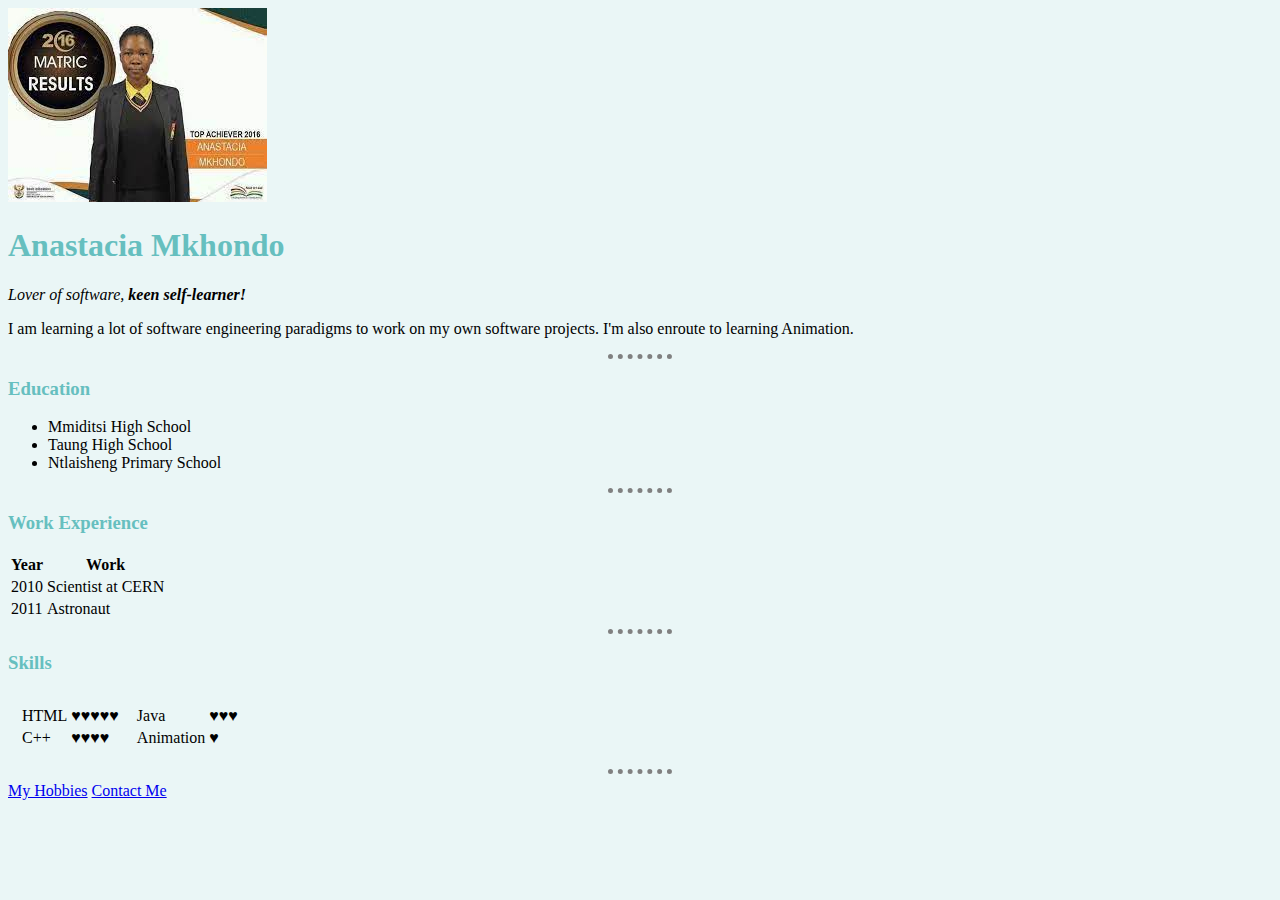
<file: moocs/udemy/1. The 2022 Web Development Bootcamp/1. HTML & CSS/index.html>
<!DOCTYPE html>

<html lang="en">
    <head>
        <meta charset="UTF-8">
        <meta http-equiv="X-UA-Compatible" content="IE=edge">
        <meta name="viewport" content="width=device-width, initial-scale=1.0">
        <title>🖖Anastacia's Personal Site</title>
        <link rel="stylesheet" href="css/styles.css">
    </head>
    <body>
        <img src="[data-uri]" alt="anastacia-mkhondo">
        <h1>Anastacia Mkhondo</h1>
        <p><em>Lover of software, <strong>keen self-learner!</strong></em></p>
        <p>I am learning a lot of software engineering paradigms to work on my own software projects. I'm also enroute to learning Animation.</p>

        <hr> 

        <h3>Education</h3>
        <ul>
            <li>Mmiditsi High School</li>
            <li>Taung High School</li>
            <li>Ntlaisheng Primary School</li>
        </ul>

        <hr>

        <h3>Work Experience</h3>
        <table>
            <thead>
                <tr>
                    <th>Year</th>
                    <th>Work</th>
                </tr>
            </thead>

            <tbody>
                <tr>
                    <td>2010</td>
                    <td>Scientist at CERN</td>
                </tr>
                <tr>
                    <td>2011</td>
                    <td>Astronaut</td>
                </tr>
            </tbody>  
        </table>

        <hr>

        <h3>Skills</h3> <!-- NESTED TABLE-->
        <table cellspacing="10">
            <tr>
                <td>
                    <table>
                        <tr>
                            <td>HTML</td>
                            <td>♥♥♥♥♥</td>
                        </tr>
                        <tr>
                            <td>C++</td>
                            <td>♥♥♥♥</td>
                        </tr>
                    </table>
                </td>
                <td>
                    <table>
                        <tr>
                            <td>Java</td>
                            <td>♥♥♥</td>
                        </tr>
                        <tr>
                            <td>Animation</td>
                            <td>♥</td>
                        </tr>
                    </table>
                </td>
            </tr>
        </table>

        <hr>
        <a href="my_hobbies.html">My Hobbies</a>
        <a href="my_contacts.html">Contact Me</a>
    </body>
</html>
</file>
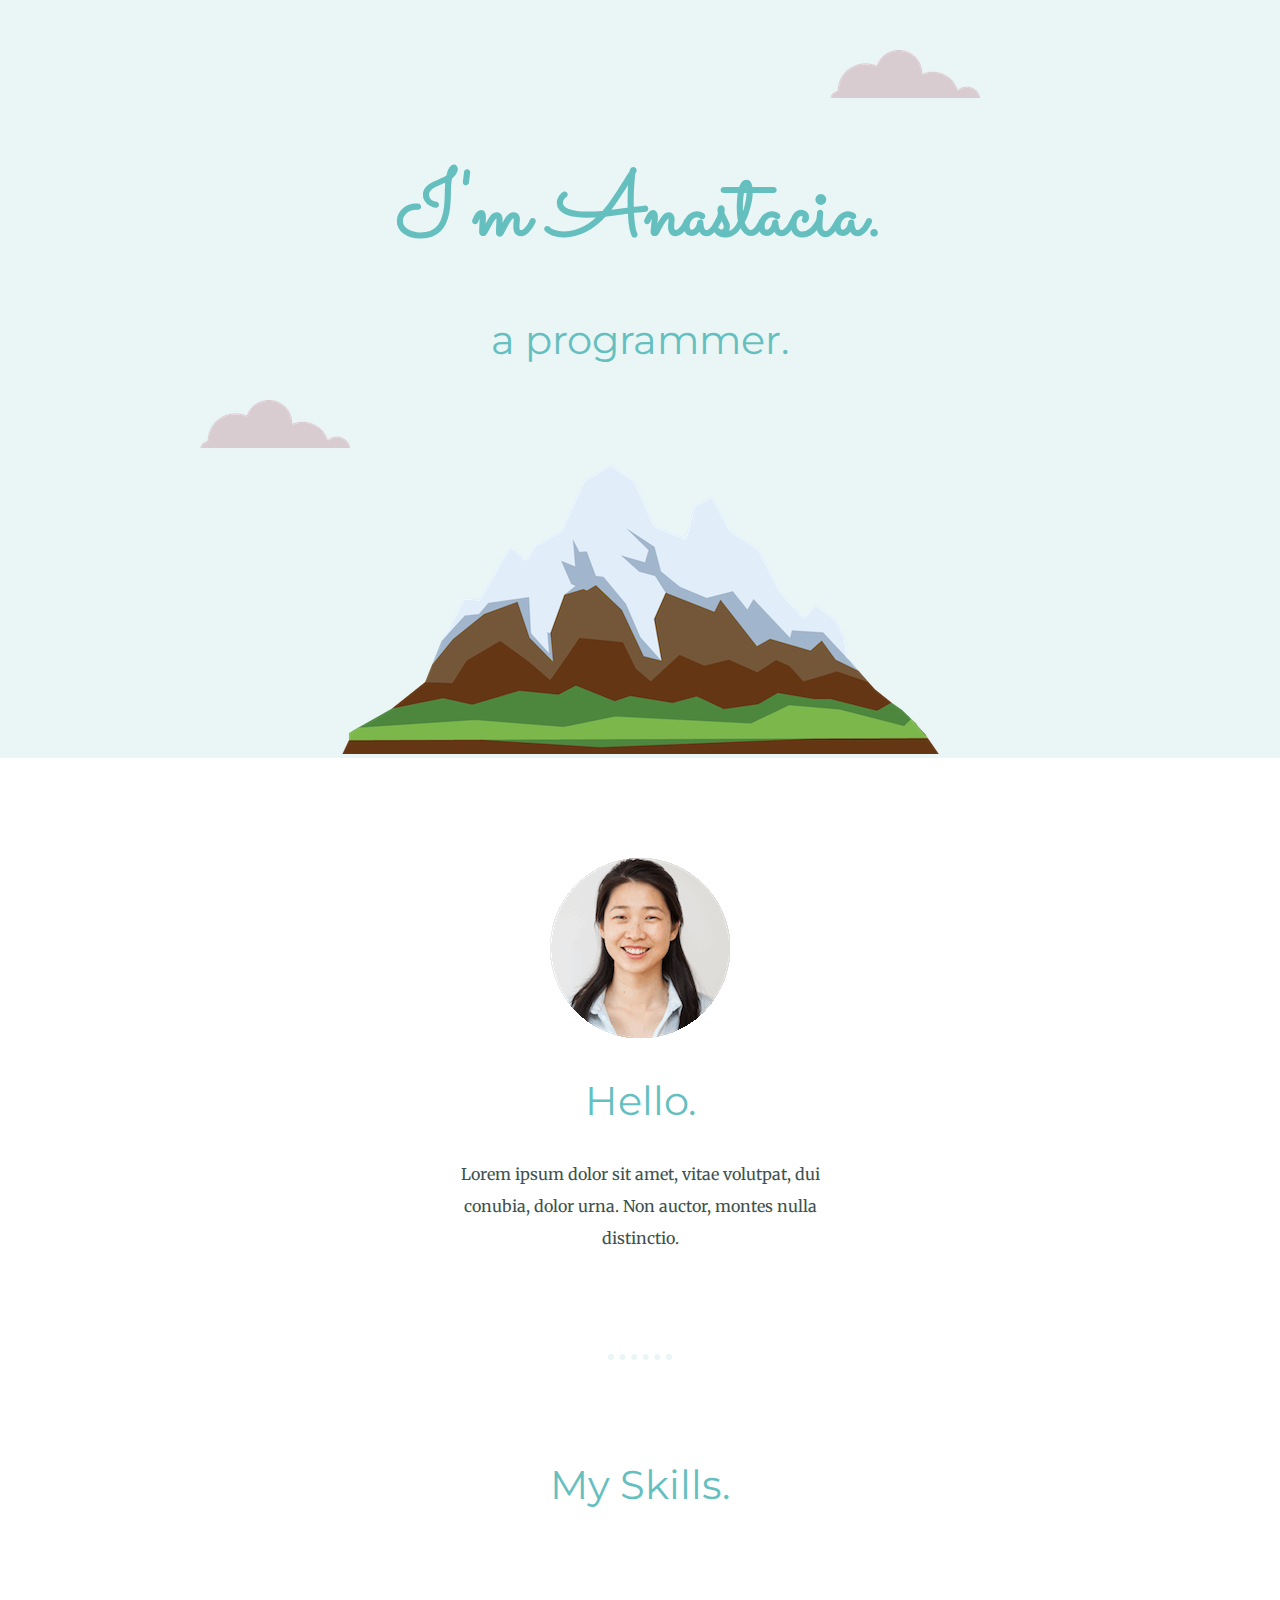
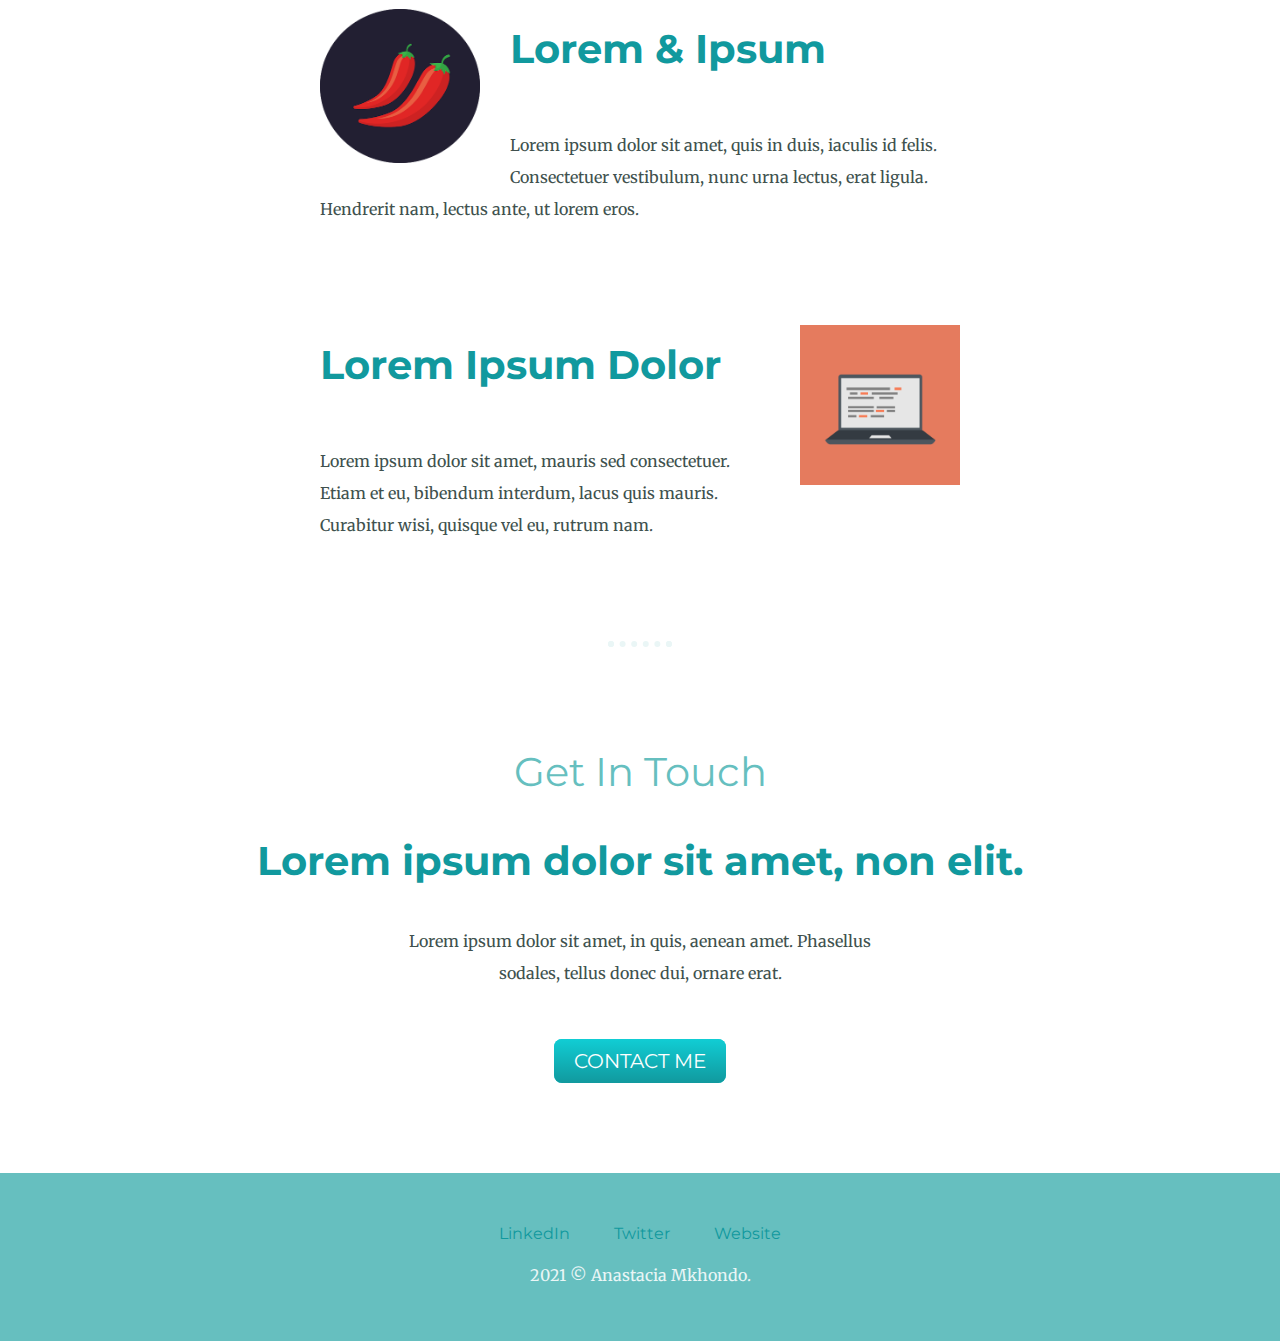
<file: moocs/udemy/1. The 2022 Web Development Bootcamp/2. CSS - My Site/index.html>
<!DOCTYPE html>
<html lang="en">
<head>
    <meta charset="UTF-8">
    <meta http-equiv="X-UA-Compatible" content="IE=edge">
    <meta name="viewport" content="width=device-width, initial-scale=1.0">
    <title>Anastacia Mkhondo</title>
    <link rel="stylesheet" type="text/css" href="css/styles.css">
    <link rel="icon" href="favicon.ico">
    <link rel="preconnect" href="https://fonts.googleapis.com">
<link rel="preconnect" href="https://fonts.gstatic.com" crossorigin>
<link href="https://fonts.googleapis.com/css2?family=Merriweather&family=Montserrat&family=Sacramento&display=swap" rel="stylesheet">
</head>
<body>
    <div class="top-container">
        <img class="top-cloud" src="images/cloud.png" alt="cloud-image">
        <h1>I'm Anastacia.</h1>
        <h2>a programmer.</h2>
        <img class="bottom-cloud" src="images/cloud.png" alt="cloud-image">
        <img src="images/mountain.png" alt="mountain-image">
    </div>

    <div class="middle-container">
        <div class="profile">
            <img src="images/angela.png" alt="angela-yu">
            <h2>Hello.</h2>
            <p class="intro">Lorem ipsum dolor sit amet, vitae volutpat, dui conubia, dolor urna. Non auctor, montes nulla distinctio.</p>
        </div>
        <hr>
        <div class="skills">
            <h2>My Skills.</h2>
            <div class="skill-row">
              <img class="chillies" src="images/chillies.png" alt="chillies">
              <h3>Lorem & Ipsum</h3>
              <p>Lorem ipsum dolor sit amet, quis in duis, iaculis id felis. Consectetuer vestibulum, nunc urna lectus, erat ligula. Hendrerit nam, lectus ante, ut lorem eros.</p>
            </div>
            <div class="skill-row">
              <img class="computer" src="images/computer.png" alt="computer">
              <h3>Lorem Ipsum Dolor</h3>
              <p>Lorem ipsum dolor sit amet, mauris sed consectetuer. Etiam et eu, bibendum interdum, lacus quis mauris. Curabitur wisi, quisque vel eu, rutrum nam.</p>
            </div>
        </div>
        <hr>
        <div class="contact-me">
            <h2>Get In Touch</h2>
            <h3>Lorem ipsum dolor sit amet, non elit.</h3>
            <p class="contact-message">Lorem ipsum dolor sit amet, in quis, aenean amet. Phasellus sodales, tellus donec dui, ornare erat.</p>
            <a class="btn" href="mailto:name@email.com">CONTACT ME</a>
        </div>
    </div>
    <div class="bottom-container">
        <a class="footer-link" href="https://www.linkedin.com/">LinkedIn</a>
        <a class="footer-link" href="https://twitter.com/">Twitter</a>
        <a class="footer-link" href="https://www.appbrewery.co/">Website</a>
        <p>2021 © Anastacia Mkhondo.</p>
    </div>
</body>
</html>
</file>
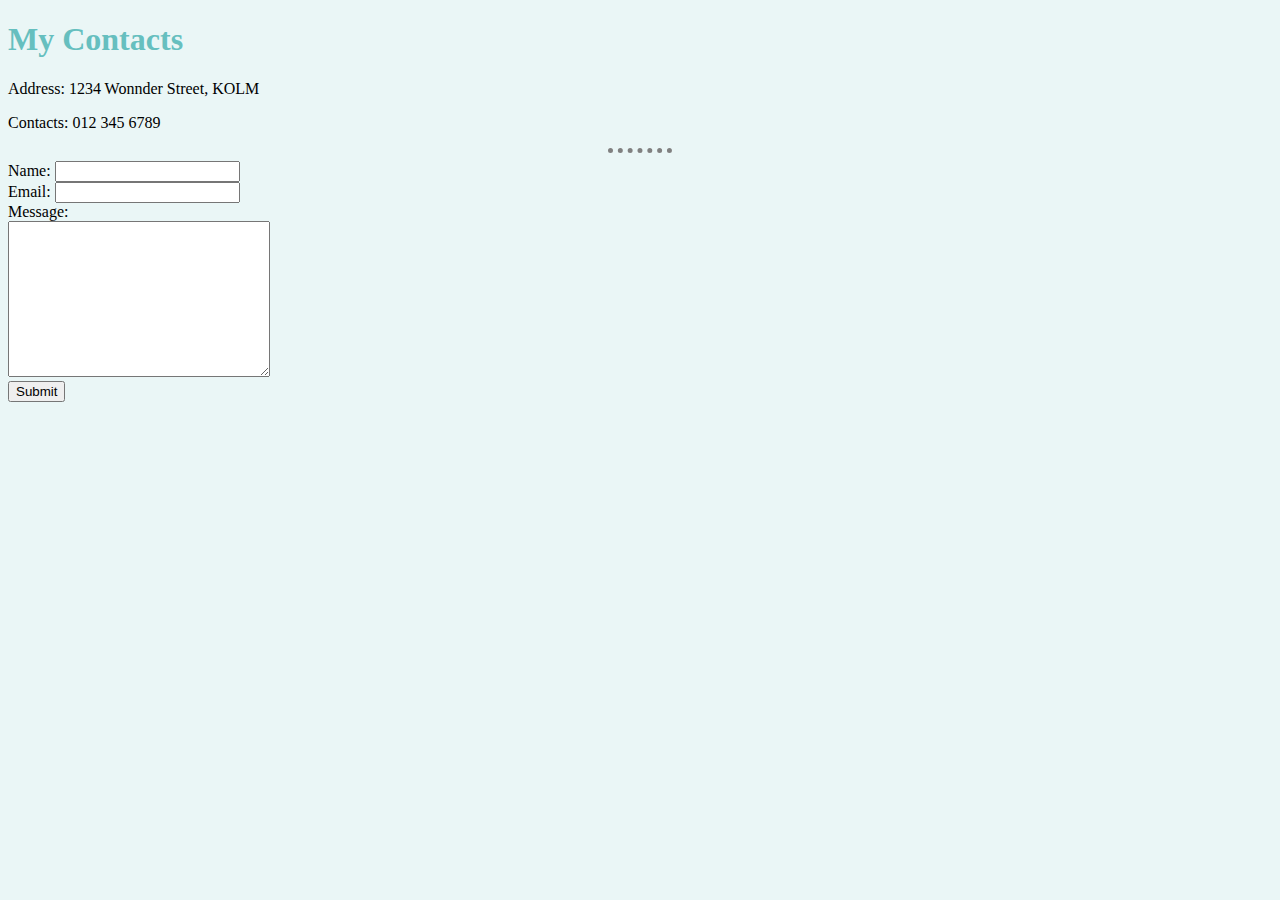
<file: moocs/udemy/1. The 2022 Web Development Bootcamp/1. HTML & CSS/my_contacts.html>
<!DOCTYPE html>
<html lang="en">
<head>
    <meta charset="UTF-8">
    <meta http-equiv="X-UA-Compatible" content="IE=edge">
    <meta name="viewport" content="width=device-width, initial-scale=1.0">
    <title>Contact Me</title>
    <link rel="stylesheet" href="css/styles.css">
</head>
<body>
    <h1>My Contacts</h1>
    <p>Address: 1234 Wonnder Street, KOLM</p>
    <p>Contacts: 012 345 6789</p>

    <hr>

    <form method="post" action="mailto:dummyemail@gmail.com">
        <label>Name:</label>
        <input type="text"> <br>
        <label>Email:</label>
        <input type="email"> <br>
        <label>Message:</label> <br>
        <textarea name="message" cols="30" rows="10"></textarea> <br>
        <input type="submit">
    </form>
</body>
</html>
</file>
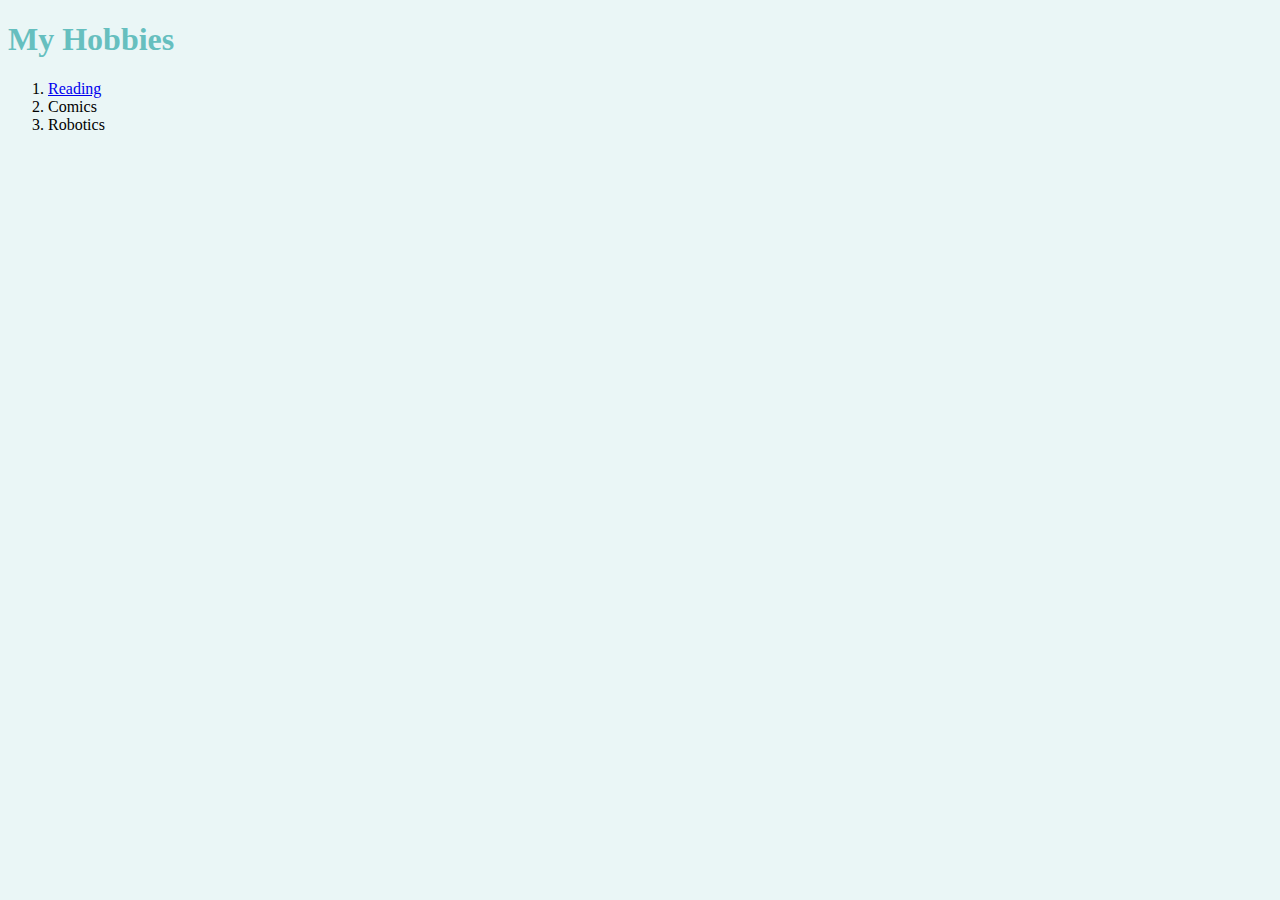
<file: moocs/udemy/1. The 2022 Web Development Bootcamp/1. HTML & CSS/my_hobbies.html>
<!DOCTYPE html>
<html lang="en">
<head>
    <meta charset="UTF-8">
    <meta http-equiv="X-UA-Compatible" content="IE=edge">
    <meta name="viewport" content="width=device-width, initial-scale=1.0">
    <title>My Hobbies</title>
    <link rel="stylesheet" href="css/styles.css">
</head>
<body>
    <h1>My Hobbies</h1>
    <ol>
        <li><a href="https://www.goodreads.com/user/show/137518489-anastacia-mkhondo">Reading</a></li>
        <li>Comics</li>
        <li>Robotics</li>
    </ol>
</body>
</html>
</file>
<file: moocs/udemy/1. The 2022 Web Development Bootcamp/1. HTML & CSS/css/styles.css>
body { background-color: #EAF6F6; }

hr{ 
    border-style: none; 
    border-top-style: dotted; 
    border-color: grey; 
    border-width: 5px;
    width: 5%;
}

h1,h3{
    color: #66BFBF;
}
</file>
<file: moocs/udemy/1. The 2022 Web Development Bootcamp/2. CSS - My Site/css/styles.css>
body{
    margin: 0;
    text-align: center;
    font-family: 'Merriweather', serif; /*for all body text*/
    color: #40514E;
}

p{
    line-height: 2;
}

h1{
    margin: 50px auto 0 auto; /*force centers the heading since it has a defined width and doesn't center with text-align*/
    font-family: 'Sacramento', cursive;
    font-size: 5.625rem;
    color: #66BFBF;
    /* line-height: 2; */
}
h2{
    font-family: 'Montserrat', sans-serif;
    font-size: 2.5rem;
    color: #66BFBF;
    font-weight: normal;
}
h3{
    font-family: 'Montserrat', sans-serif;
    font-size: 2.5rem;
    color: #11999E;
}
a{
    color: #11999E;
    text-decoration: none;
    font-family: 'Montserrat', sans-serif;
    margin: 10px 20px;
}
a:hover{
    color: #EAF6F6;
}

.top-container{
    background-color: #EAF6F6;
    padding-top: 100px;
    position: relative;
}
.middle-container{
   background-color: #ffffff;
   margin: 100px auto 100px auto;
}
.bottom-container{
   background-color: #66BFBF;
   padding: 50px;
   margin-top: 100px;
}
.bottom-container p{
    color: #EAF6F6;
    margin-bottom: 0;
}

.bottom-cloud{
    position: absolute;
    left: 200px;
    top: 400px;
}
.top-cloud{
    position: absolute;
    top: 50px;
    right: 300px;
}

hr{
    border: dotted #EAF6F6 6px;
    border-bottom: none;
    width: 4%;
    margin: 100px auto 100px auto;
}
.skill-row{
    width: 50%;
    margin: 100px auto 100px auto;
    text-align: left;
    line-height: 2;
}
.skill-row img{
    width: 25%;
}

.chillies{
    float: left;
    margin-right: 30px;
}
.computer{
    float: right;
    margin-left: 30px;
}

.btn{
    background: #11cdd4;
    background-image: -webkit-linear-gradient(top, #11cdd4, #11999e);
    background-image: -moz-linear-gradient(top, #11cdd4, #11999e);
    background-image: -ms-linear-gradient(top, #11cdd4, #11999e);
    background-image: -o-linear-gradient(top, #11cdd4, #11999e);
    background-image: linear-gradient(to bottom, #11cdd4, #11999e);
    -webkit-border-radius: 8;
    -moz-border-radius: 8;
    border-radius: 8px;
    font-family: 'Montserrat', sans-serif;
    color: #ffffff;
    font-size: 20px;
    padding: 10px 20px 10px 20px;
    text-decoration: none;
    float: clear;
    margin: 300px; 
}
.btn:hover {
    background: #30e3cb;
    background-image: -webkit-linear-gradient(top, #30e3cb, #2bc4ad);
    background-image: -moz-linear-gradient(top, #30e3cb, #2bc4ad);
    background-image: -ms-linear-gradient(top, #30e3cb, #2bc4ad);
    background-image: -o-linear-gradient(top, #30e3cb, #2bc4ad);
    background-image: linear-gradient(to bottom, #30e3cb, #2bc4ad);
    text-decoration: none;
  }

  .intro{
      width: 30%;
      margin: auto;
  }

  .contact-message{
      width: 40%;
      margin: 40px auto 60px;
  }
</file>
